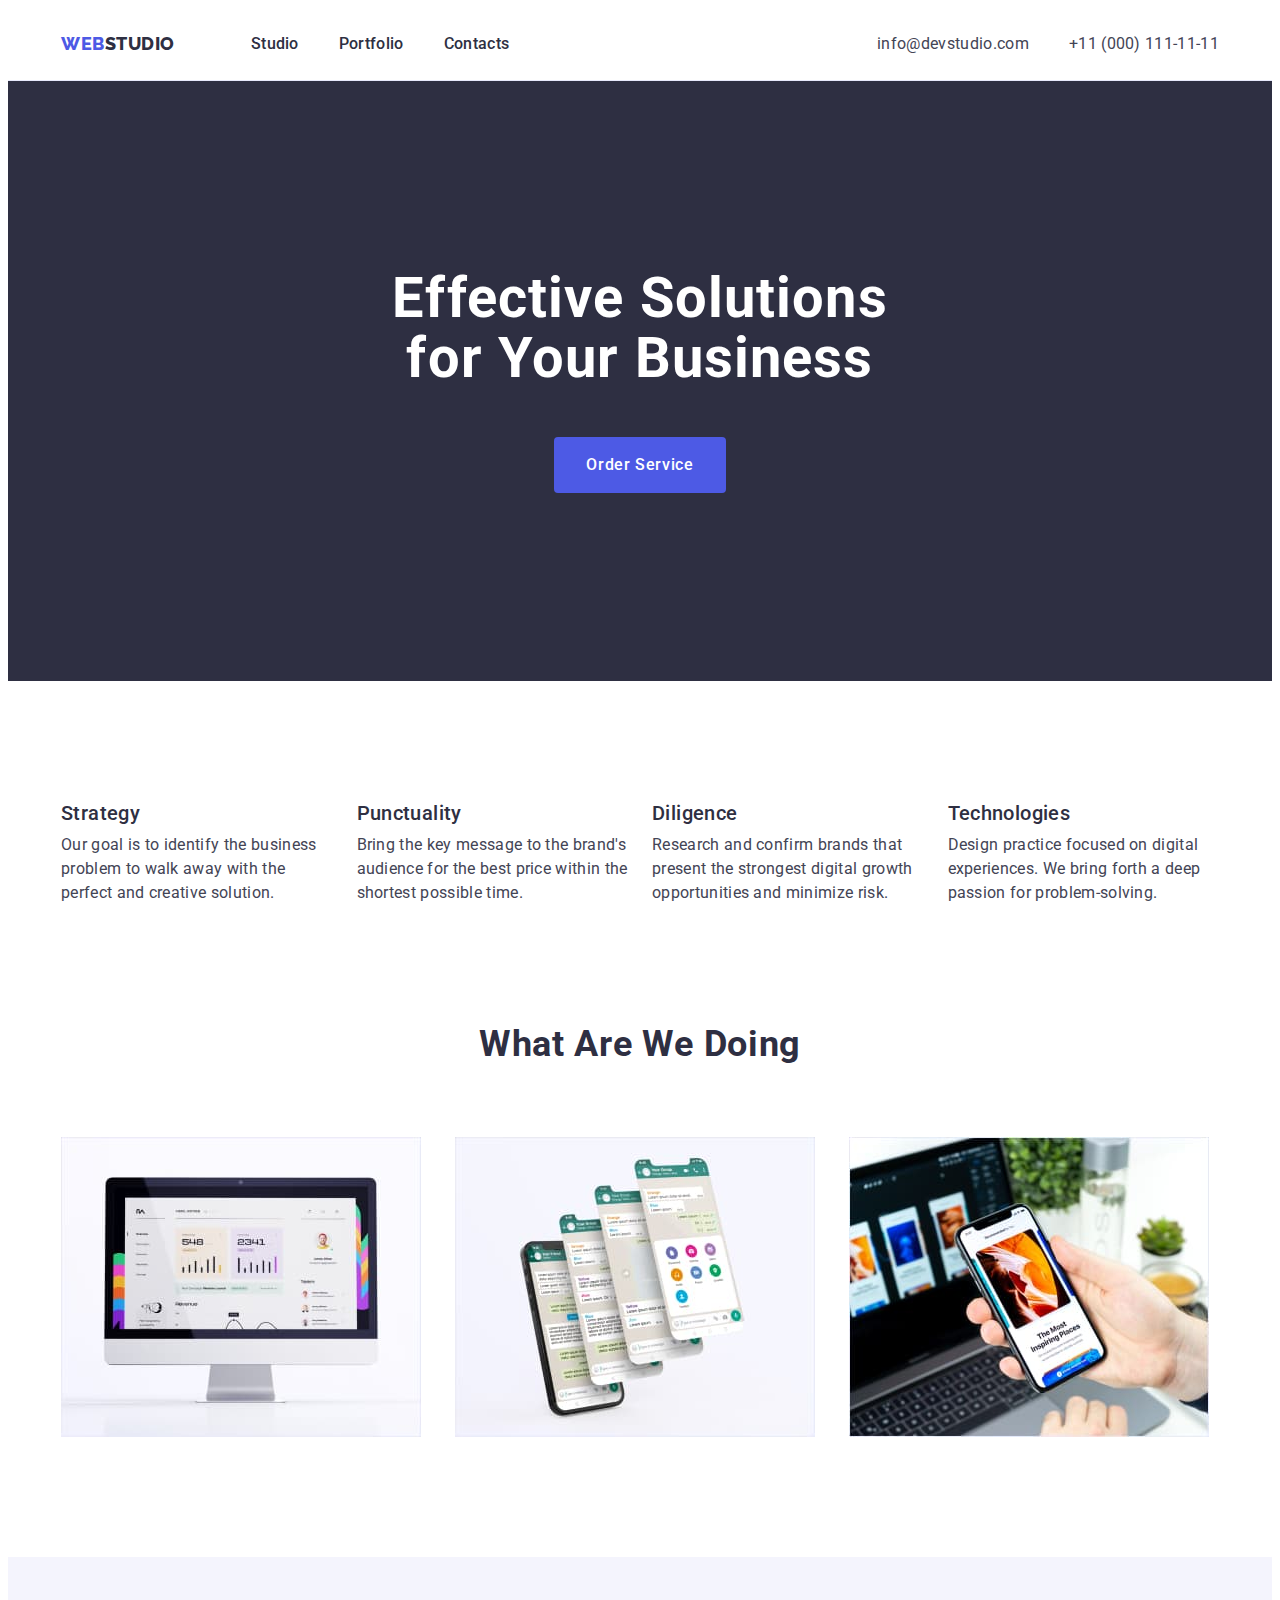
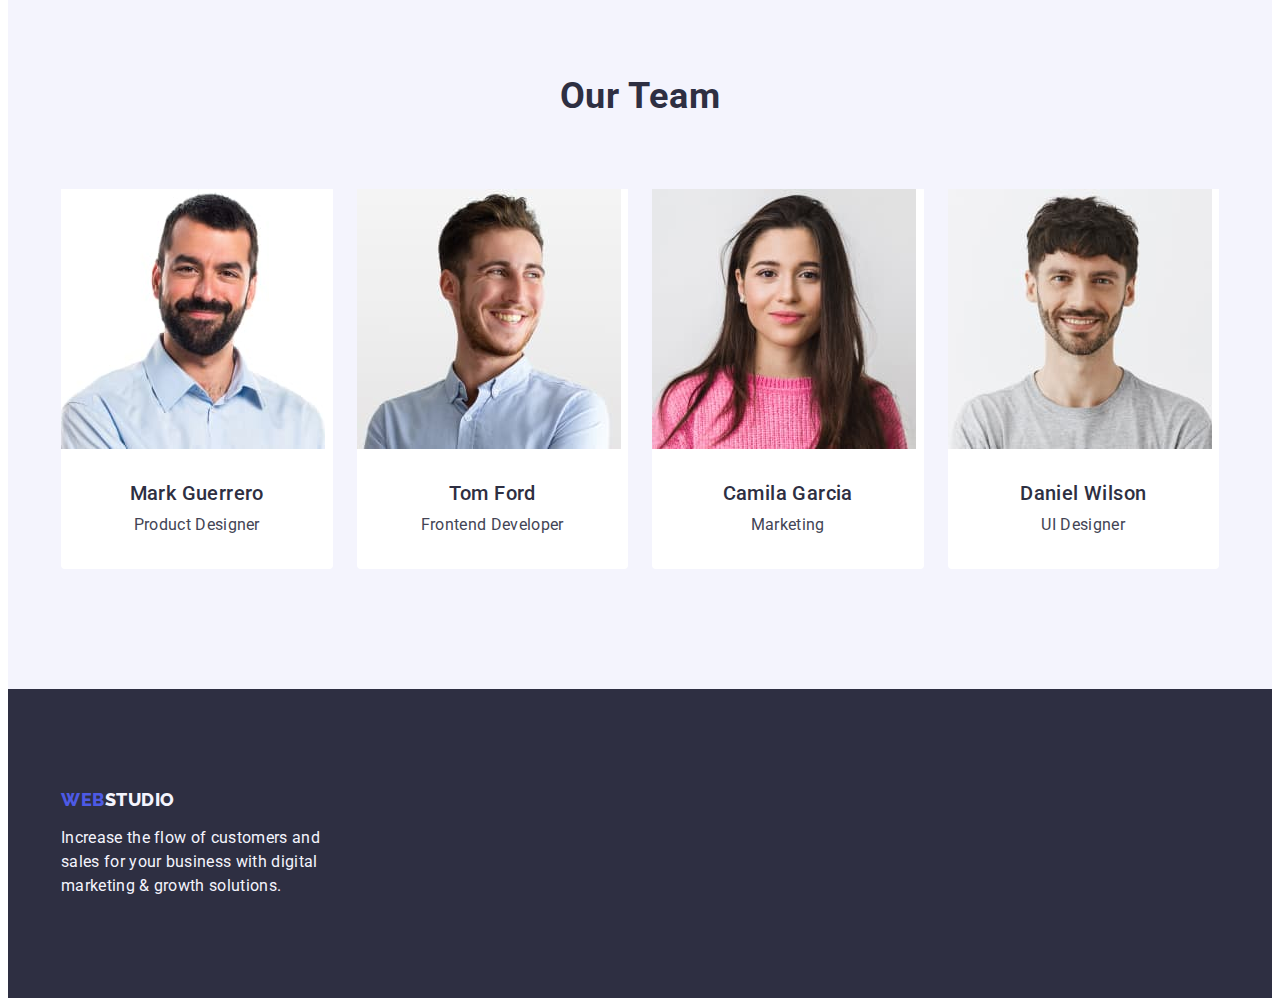
<file: index.html>
<!DOCTYPE html>
<html lang="en">
  <head>
    <meta charset="UTF-8" />
    <meta http-equiv="X-UA-Compatible" content="IE=edge" />
    <meta name="viewport" content="width=device-width, initial-scale=1.0" />
    <link rel="preconnect" href="https://fonts.googleapis.com" />
    <link rel="preconnect" href="https://fonts.gstatic.com" crossorigin />
    <link
      href="https://fonts.googleapis.com/css2?family=Raleway:wght@800&family=Roboto:wght@400;500;700;900&display=swap"
      rel="stylesheet"
    />
    <link
      rel="stylesheet"
      href="https://cdnjs.cloudflare.com/ajax/libs/modern-normalize/2.0.0/modern-normalize.min.css"
      integrity="sha512-4xo8blKMVCiXpTaLzQSLSw3KFOVPWhm/TRtuPVc4WG6kUgjH6J03IBuG7JZPkcWMxJ5huwaBpOpnwYElP/m6wg=="
      crossorigin="anonymous"
      referrerpolicy="no-referrer"
    />
    <link rel="stylesheet" href="./css/styles.css" />
    <title>Web Studio</title>
  </head>

  <body>
    <header class="header">
      <div class="container header-container">
        <nav class="header-navigation">
          <a class="header-logo link" href="./index.html"
            >Web<span class="header-logo-dark">Studio</span>
          </a>
          <ul class="header-menu list">
            <li class="header-menu-item">
              <a class="header-menu-link link" href="./index.html">Studio</a>
            </li>
            <li class="header-menu-item">
              <a class="header-menu-link link" href="./portfolio.html"
                >Portfolio
              </a>
            </li>
            <li class="header-menu-item">
              <a class="header-menu-link link" href="">Contacts</a>
            </li>
          </ul>
        </nav>
        <address class="header-adress">
          <ul class="header-adress-list list">
            <li class="header-adress-item">
              <a
                class="header-adress-link link"
                href="mailto:info@devstudio.com"
                >info@devstudio.com</a
              >
            </li>
            <li class="header-adress-item">
              <a class="header-adress-link link" href="tel:+110001111111"
                >+11 (000) 111-11-11</a
              >
            </li>
          </ul>
        </address>
      </div>
    </header>

    <main>
      <section class="hero">
        <div class="container">
          <h1 class="hero-title">Effective Solutions for Your Business</h1>
          <button class="hero-btn" type="button">Order Service</button>
        </div>
      </section>

      <section class="goals">
        <div class="container">
          <h2 class="visually-hidden">Our goals</h2>
          <ul class="goals-wrap list">
            <li class="goals-item">
              <h3 class="goals-subtitle">Strategy</h3>
              <p class="goals-item-text">
                Our goal is to identify the business problem to walk away with
                the perfect and creative solution.
              </p>
            </li>
            <li class="goals-item">
              <h3 class="goals-subtitle">Punctuality</h3>
              <p class="goals-item-text">
                Bring the key message to the brand's audience for the best price
                within the shortest possible time.
              </p>
            </li>
            <li class="goals-item">
              <h3 class="goals-subtitle">Diligence</h3>
              <p class="goals-item-text">
                Research and confirm brands that present the strongest digital
                growth opportunities and minimize risk.
              </p>
            </li>
            <li class="goals-item">
              <h3 class="goals-subtitle">Technologies</h3>
              <p class="goals-item-text">
                Design practice focused on digital experiences. We bring forth a
                deep passion for problem-solving.
              </p>
            </li>
          </ul>
        </div>
      </section>

      <section class="doings">
        <div class="container">
          <h2 class="doings-title">What are we doing</h2>
          <ul class="doings-list list">
            <li class="doings-item">
              <img
                class="doings-img"
                src="./images/img_1.jpg"
                alt="monitor screen"
                width="360"
                height="300"
              />
            </li>
            <li class="doings-item">
              <img
                class="doings-img"
                src="./images/img_2.jpg"
                alt="smartphone screens"
                width="360"
                height="300"
              />
            </li>
            <li class="doings-item">
              <img
                class="doings-img"
                src="./images/img_3.jpg"
                alt="smartphone in hand"
                width="360"
                height="300"
              />
            </li>
          </ul>
        </div>
      </section>

      <section class="team">
        <div class="container">
          <h2 class="team-title">Our Team</h2>
          <ul class="team-list list">
            <li class="team-item">
              <img
                class="team-img"
                src="./images/photo_1.jpg"
                alt="photo of Mark Guerrero"
                width="264"
                height="260"
              />
              <div class="team-wrap">
                <h3 class="team-subtitle">Mark Guerrero</h3>
                <p class="team-item-text">Product Designer</p>
              </div>
            </li>
            <li class="team-item">
              <img
                class="team-img"
                src="./images/photo_2.jpg"
                alt="photo of Tom Ford"
                width="264"
                height="260"
              />
              <div class="team-wrap">
                <h3 class="team-subtitle">Tom Ford</h3>
                <p class="team-item-text">Frontend Developer</p>
              </div>
            </li>
            <li class="team-item">
              <img
                class="team-img"
                src="./images/photo_3.jpg"
                alt="photo of Camila Garcia"
                width="264"
                height="260"
              />
              <div class="team-wrap">
                <h3 class="team-subtitle">Camila Garcia</h3>
                <p class="team-item-text">Marketing</p>
              </div>
            </li>
            <li class="team-item">
              <img
                class="team-img"
                src="./images/photo_4.jpg"
                alt="photo of Daniel Wilson"
                width="264"
                height="260"
              />
              <div class="team-wrap">
                <h3 class="team-subtitle">Daniel Wilson</h3>
                <p class="team-item-text">UI Designer</p>
              </div>
            </li>
          </ul>
        </div>
      </section>
    </main>

    <footer class="footer">
      <div class="container">
        <a class="footer-logo link" href="./index.html"
          >Web<span class="footer-logo-light">Studio</span></a
        >
        <p class="footer-text">
          Increase the flow of customers and sales for your business with
          digital marketing & growth solutions.
        </p>
      </div>
    </footer>
  </body>
</html>
</file>
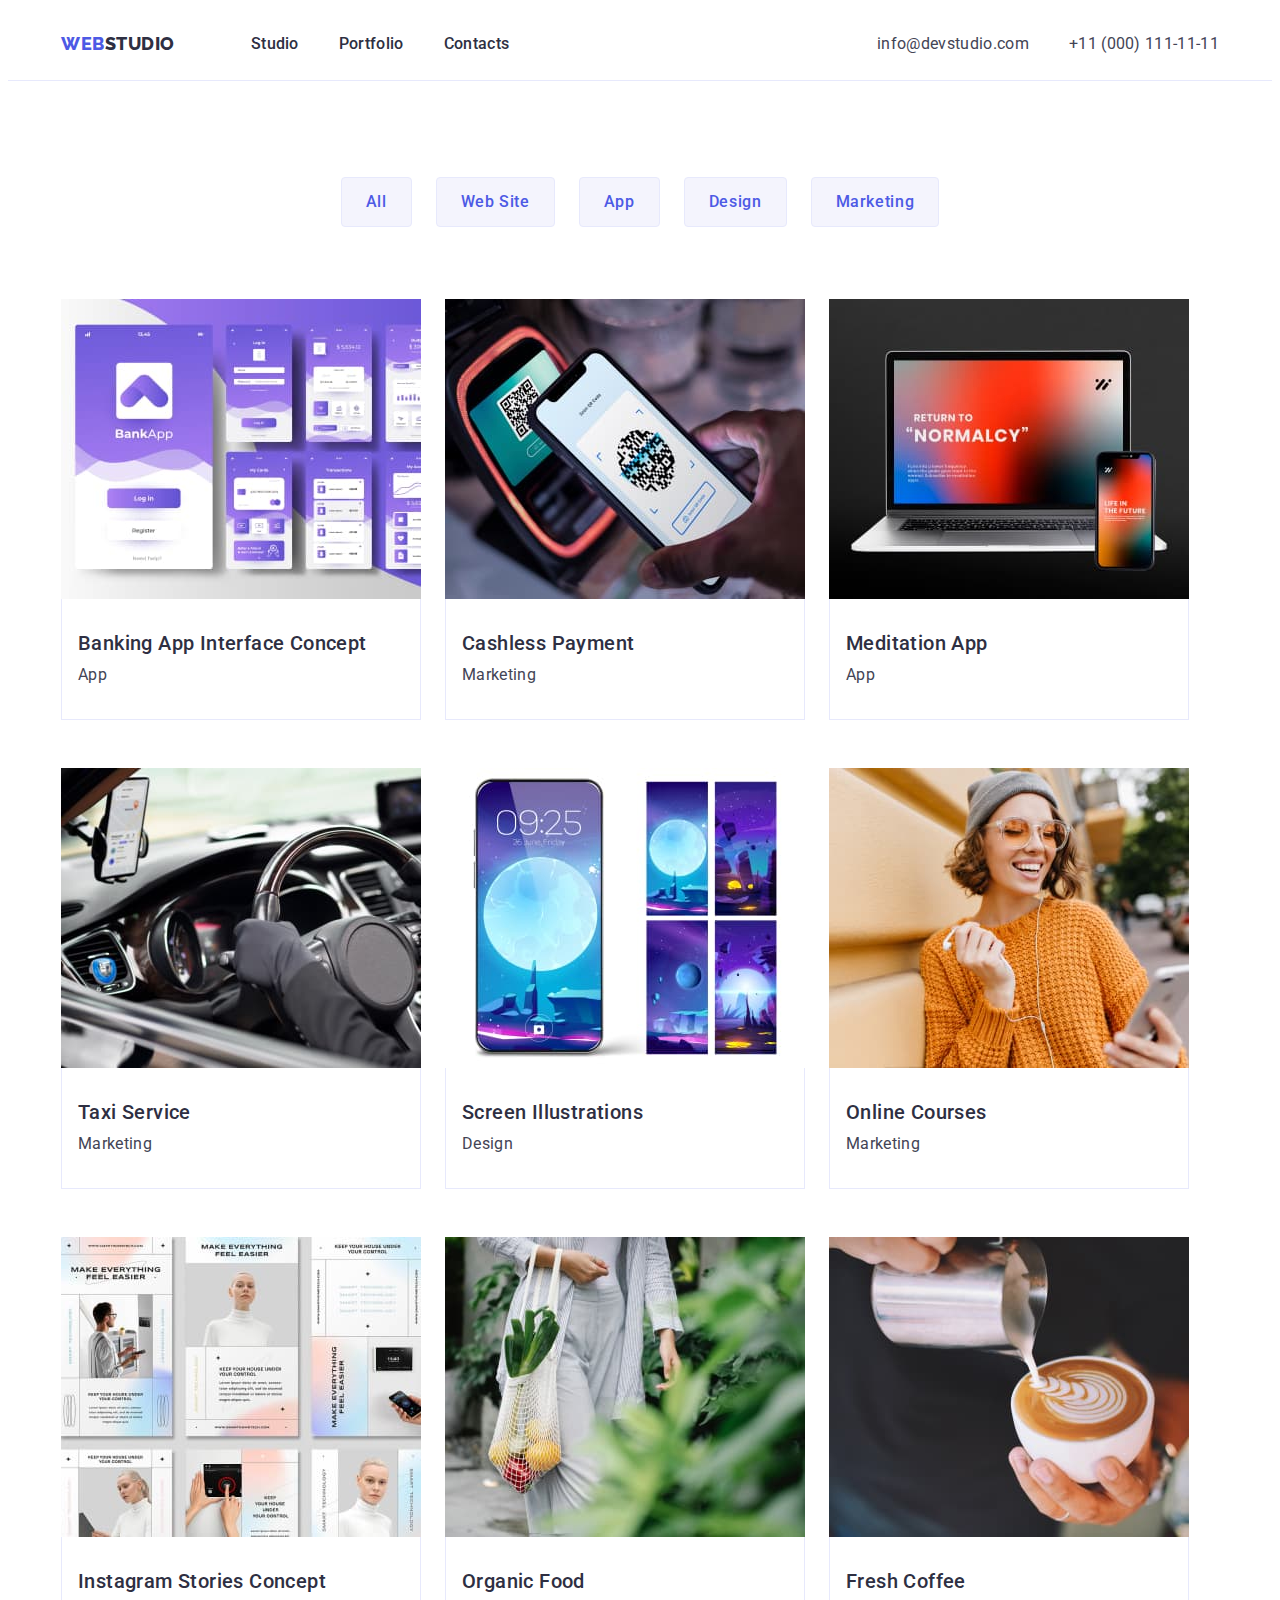
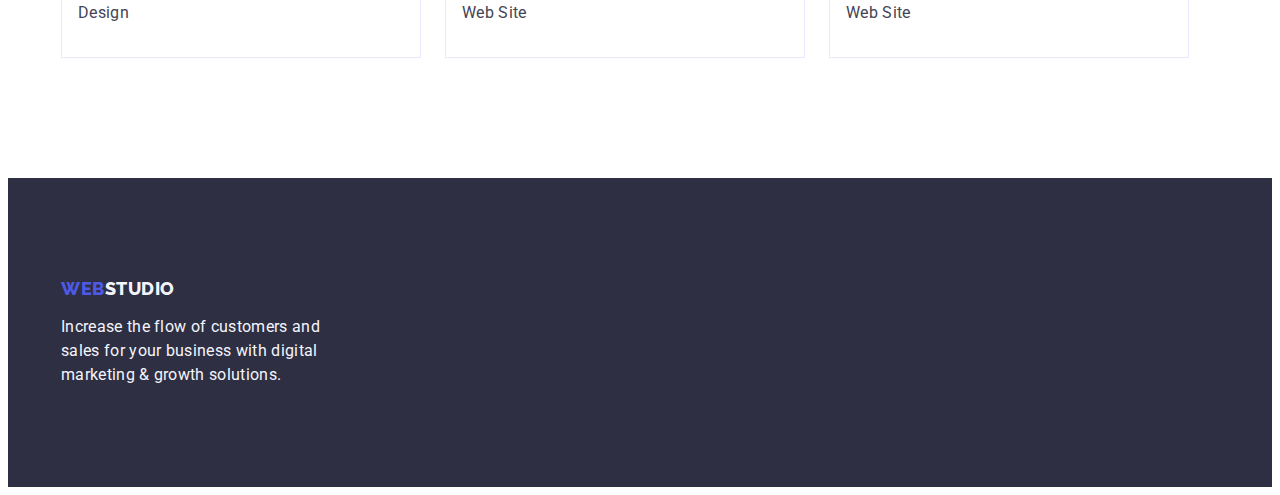
<file: portfolio.html>
<!DOCTYPE html>
<html lang="en">
  <head>
    <meta charset="UTF-8" />
    <meta http-equiv="X-UA-Compatible" content="IE=edge" />
    <meta name="viewport" content="width=device-width, initial-scale=1.0" />
    <link rel="preconnect" href="https://fonts.googleapis.com" />
    <link rel="preconnect" href="https://fonts.gstatic.com" crossorigin />
    <link
      href="https://fonts.googleapis.com/css2?family=Raleway:wght@800&family=Roboto:wght@400;500;700;900&display=swap"
      rel="stylesheet"
    />
    <link
      rel="stylesheet"
      href="https://cdnjs.cloudflare.com/ajax/libs/modern-normalize/2.0.0/modern-normalize.min.css"
      integrity="sha512-4xo8blKMVCiXpTaLzQSLSw3KFOVPWhm/TRtuPVc4WG6kUgjH6J03IBuG7JZPkcWMxJ5huwaBpOpnwYElP/m6wg=="
      crossorigin="anonymous"
      referrerpolicy="no-referrer"
    />
    <link rel="stylesheet" href="./css/styles.css" />
    <title>Web Studio</title>
  </head>

  <body>
    <header class="header">
      <div class="container header-container">
        <nav class="header-navigation">
          <a class="header-logo link" href="./index.html"
            >Web<span class="header-logo-dark">Studio</span>
          </a>
          <ul class="header-menu list">
            <li class="header-menu-item">
              <a class="header-menu-link link" href="./index.html">Studio</a>
            </li>
            <li class="header-menu-item">
              <a class="header-menu-link link" href="./portfolio.html"
                >Portfolio
              </a>
            </li>
            <li class="header-menu-item">
              <a class="header-menu-link link" href="">Contacts</a>
            </li>
          </ul>
        </nav>
        <address class="header-adress">
          <ul class="header-adress-list list">
            <li class="header-adress-item">
              <a
                class="header-adress-link link"
                href="mailto:info@devstudio.com"
                >info@devstudio.com</a
              >
            </li>
            <li class="header-adress-item">
              <a class="header-adress-link link" href="tel:+110001111111"
                >+11 (000) 111-11-11</a
              >
            </li>
          </ul>
        </address>
      </div>
    </header>

    <main>
      <section class="portfolio">
        <div class="container portfolio-container">
          <h1 class="visually-hidden">Portfolio</h1>
          <ul class="portfolio-name-list list">
            <li class="portfolio-name-item">
              <button class="portfolio-btn" type="button">All</button>
            </li>
            <li class="portfolio-name-item">
              <button class="portfolio-btn" type="button">Web Site</button>
            </li>
            <li class="portfolio-name-item">
              <button class="portfolio-btn" type="button">App</button>
            </li>
            <li class="portfolio-name-item">
              <button class="portfolio-btn" type="button">Design</button>
            </li>
            <li class="portfolio-name-item">
              <button class="portfolio-btn" type="button">Marketing</button>
            </li>
          </ul>

          <ul class="portfolio-cards-list list">
            <li class="portfolio-cards-item">
              <a class="portfolio-link link" href="#">
                <img
                  class="portfolio-img"
                  src="./images/project_1.jpg"
                  alt="photo of app"
                  width="360"
                  height="300"
                />
                <div class="portfolio-cards-wrap">
                  <h2 class="portfolio-subtitle">
                    Banking App Interface Concept
                  </h2>
                  <p class="portfolio-item-text">App</p>
                </div>
              </a>
            </li>
            <li class="portfolio-cards-item">
              <a class="portfolio-link link" href="#">
                <img
                  class="portfolio-img"
                  src="./images/project_2.jpg"
                  alt="process of pay"
                  width="360"
                  height="300"
                />
                <div class="portfolio-cards-wrap">
                  <h2 class="portfolio-subtitle">Cashless Payment</h2>
                  <p class="portfolio-item-text">Marketing</p>
                </div>
              </a>
            </li>
            <li class="portfolio-cards-item">
              <a class="portfolio-link link" href="#">
                <img
                  class="portfolio-img"
                  src="./images/project_3.jpg"
                  alt="smartphone and notebook"
                  width="360"
                  height="300"
                />
                <div class="portfolio-cards-wrap">
                  <h2 class="portfolio-subtitle">Meditation App</h2>
                  <p class="portfolio-item-text">App</p>
                </div>
              </a>
            </li>
            <li class="portfolio-cards-item">
              <a class="portfolio-link link" href="#">
                <img
                  class="portfolio-img"
                  src="./images/project_4.jpg"
                  alt="car with smartphone"
                  width="360"
                  height="300"
                />
                <div class="portfolio-cards-wrap">
                  <h2 class="portfolio-subtitle">Taxi Service</h2>
                  <p class="portfolio-item-text">Marketing</p>
                </div>
              </a>
            </li>
            <li class="portfolio-cards-item">
              <a class="portfolio-link link" href="#">
                <img
                  class="portfolio-img"
                  src="./images/project_5.jpg"
                  alt="screen of smartphone"
                  width="360"
                  height="300"
                />
                <div class="portfolio-cards-wrap">
                  <h2 class="portfolio-subtitle">Screen Illustrations</h2>
                  <p class="portfolio-item-text">Design</p>
                </div>
              </a>
            </li>
            <li class="portfolio-cards-item">
              <a class="portfolio-link link" href="#">
                <img
                  class="portfolio-img"
                  src="./images/project_6.jpg"
                  alt="laughing girl"
                  width="360"
                  height="300"
                />
                <div class="portfolio-cards-wrap">
                  <h2 class="portfolio-subtitle">Online Courses</h2>
                  <p class="portfolio-item-text">Marketing</p>
                </div>
              </a>
            </li>
            <li class="portfolio-cards-item">
              <a class="portfolio-link link" href="#">
                <img
                  class="portfolio-img"
                  src="./images/project_7.jpg"
                  alt="stories in insta"
                  width="360"
                  height="300"
                />
                <div class="portfolio-cards-wrap">
                  <h2 class="portfolio-subtitle">Instagram Stories Concept</h2>
                  <p class="portfolio-item-text">Design</p>
                </div>
              </a>
            </li>
            <li class="portfolio-cards-item">
              <a class="portfolio-link link" href="#">
                <img
                  class="portfolio-img"
                  src="./images/project_8.jpg"
                  alt="girl with fruits"
                  width="360"
                  height="300"
                />
                <div class="portfolio-cards-wrap">
                  <h2 class="portfolio-subtitle">Organic Food</h2>
                  <p class="portfolio-item-text">Web Site</p>
                </div>
              </a>
            </li>
            <li class="portfolio-cards-item">
              <a class="portfolio-link link" href="#">
                <img
                  class="portfolio-img"
                  src="./images/project_9.jpg"
                  alt="cup of cofee"
                  width="360"
                  height="300"
                />
                <div class="portfolio-cards-wrap">
                  <h2 class="portfolio-subtitle">Fresh Coffee</h2>
                  <p class="portfolio-item-text">Web Site</p>
                </div>
              </a>
            </li>
          </ul>
        </div>
      </section>
    </main>

    <footer class="footer">
      <div class="container">
        <a class="footer-logo link" href="./index.html"
          >Web<span class="footer-logo-light">Studio</span></a
        >
        <p class="footer-text">
          Increase the flow of customers and sales for your business with
          digital marketing & growth solutions.
        </p>
      </div>
    </footer>
  </body>
</html>
</file>
<file: css/styles.css>
body {
  font-family: "Roboto", sans-serif;
  background-color: #ffffff;
  color: #434455;
}

:root {
  --focused-color: #404bbf;
  --logo-second-color: #2e2f42;
  --logo-main-color: #4d5ae5;
  --title-main-color: #ffffff;
  --white-background-color: #ffffff;
  --title-color: #2e2f42;
  --blue-background-color: #2e2f42;
  --subtitle-color: #2e2f42;
  --link-color: #434455;
  --cloud-background-color: #f4f4fd;
  --footer-logo-color: #f4f4fd;
  --footer-paragraphe-color: #f4f4fd;
  --button-color: #ffffff;
  --portfolio-button-color: #4d5ae5;
  --portfolio-button-focused-color: #ffffff;
  --portfolio-main-button-background-color: #f4f4fd;
  --main-button-background-color: #4d5ae5;
  --button-focused-background-color: #404bbf;
  --cards-border-color: #e7e9fc;
  --buttons-border-color: #e7e9fc;
}

p,
h1,
h2,
h3,
h4,
h5,
h6 {
  margin-top: 0;
  margin-bottom: 0;
}

ul {
  margin-top: 0;
  margin-bottom: 0;
  padding-left: 0;
}

img {
  display: block;
}

.link {
  text-decoration: none;
}

.list {
  list-style: none;
}

.visually-hidden {
  position: absolute;
  width: 1px;
  height: 1px;
  margin: -1px;
  border: 0;
  padding: 0;

  white-space: nowrap;
  clip-path: inset(100%);
  clip: rect(0 0 0 0);
  overflow: hidden;
}

/**-------------STUDIO----------*/
.container {
  width: 1158px;
  padding-left: 15px;
  padding-right: 15px;
  margin: 0 auto;
}
/**-------------HEADER----------*/

.header {
  background-color: var(--white-background-color);
  border-bottom: 1px solid #e7e9fc;
}

.header-container {
  display: flex;
}

.header-navigation {
  display: flex;
  align-items: center;
}

.header-logo {
  font-family: "Raleway", sans-serif;
  font-weight: 800;
  font-size: 18px;
  line-height: 1.17;
  letter-spacing: 0.03em;
  text-transform: uppercase;
  color: var(--logo-main-color);
  margin-right: 76px;
}

.header-logo-dark {
  color: var(--logo-second-color);
}

.header-menu {
  display: flex;
  gap: 40px;
}
/*
.header-menu-item {
}*/

.header-menu-link {
  padding-top: 24px;
  padding-bottom: 24px;
  font-weight: 500;
  font-size: 16px;
  line-height: 1.5;
  letter-spacing: 0.02em;
  color: var(--subtitle-color);
}

.header-menu-link:hover,
.header-menu-link:focus {
  color: var(--focused-color);
}

.header-adress {
  font-style: normal;
  margin-left: auto;
}

.header-adress-list {
  display: flex;
  gap: 40px;
}

.header-adress-item {
  padding-top: 24px;
  padding-bottom: 24px;
}

.header-adress-link {
  font-size: 16px;
  line-height: 1.5;
  letter-spacing: 0.02em;
  color: var(--link-color);
}

.header-adress-link:hover,
.header-adress-link:focus {
  color: var(--focused-color);
}

/**-------------HERO----------*/
.hero {
  background-color: var(--blue-background-color);
  padding-top: 188px;
  padding-bottom: 188px;
}

.hero-title {
  max-width: 496px;
  margin: 0 auto;
  margin-bottom: 48px;
  font-weight: 700;
  font-size: 56px;
  line-height: 1.07;
  text-align: center;
  letter-spacing: 0.02em;
  color: var(--title-main-color);
}

.hero-btn {
  display: block;
  padding: 16px 32px;
  margin: 0 auto;
  border: none;
  min-width: 169px;
  border-radius: 4px;
  font-family: inherit;
  font-weight: 500;
  font-size: 16px;
  line-height: 1.5;
  letter-spacing: 0.04em;
  cursor: pointer;
  color: var(--button-color);
  background-color: var(--main-button-background-color);
}

.hero-btn:hover,
.hero-btn:focus {
  background-color: var(--button-focused-background-color);
}

/**-------------GOALS----------*/

.goals {
  padding: 120px 0;
}
/*?.goals-list {
}*/

.goals-item {
  width: calc((100% - 72px) / 4);
}

.goals-wrap {
  display: flex;
  gap: 24px;
}

.goals-subtitle {
  margin-bottom: 8px;
  font-weight: 500;
  font-size: 20px;
  line-height: 1.2;
  letter-spacing: 0.02em;
  color: var(--subtitle-color);
}
.goals-item-text {
  font-size: 16px;
  line-height: 1.5;
  letter-spacing: 0.02em;
}

/**-------------DOINGS----------*/

.doings {
  padding-bottom: 120px;
}

.doings-title {
  margin-bottom: 72px;
  font-weight: 700;
  font-size: 36px;
  line-height: 1.11;
  text-align: center;
  letter-spacing: 0.02em;
  text-transform: capitalize;
  color: var(--title-color);
}

.doings-list {
  display: flex;
  gap: 24px;
}

.doings-item {
  width: calc((100% - 48px) / 3);
}
/*
.doings-img {
}*/

/**-------------TEAM----------*/
.team {
  background-color: var(--cloud-background-color);
  padding: 120px 0;
}

.team-title {
  margin-bottom: 72px;
  font-weight: 700;
  font-size: 36px;
  line-height: 1.11;
  text-align: center;
  letter-spacing: 0.02em;
  text-transform: capitalize;
  color: var(--title-color);
}

.team-list {
  display: flex;
  gap: 24px;
}

.team-item {
  border-radius: 0px 0px 4px 4px;
  width: calc((100% - 48px) / 3);
  background-color: var(--white-background-color);
}
/*
.team-img {
}*/

.team-wrap {
  text-align: center;
  padding: 32px 16px;
}

.team-subtitle {
  margin-bottom: 8px;
  font-weight: 500;
  font-size: 20px;
  line-height: 1.2;
  letter-spacing: 0.02em;
  color: var(--subtitle-color);
}
.team-item-text {
  font-size: 16px;
  line-height: 1.5;
  letter-spacing: 0.02em;
}

/**-------------FOOTER----------*/
.footer {
  background-color: var(--blue-background-color);
  padding: 100px 0;
}

.footer-logo {
  display: inline-block;
  margin-bottom: 16px;
  font-family: "Raleway", sans-serif;
  font-weight: 800;
  font-size: 18px;
  line-height: 1.17;
  letter-spacing: 0.03em;
  text-transform: uppercase;
  color: var(--logo-main-color);
}

.footer-logo-light {
  color: var(--footer-logo-color);
}

.footer-text {
  max-width: 264px;
  font-size: 16px;
  line-height: 1.5;
  letter-spacing: 0.02em;
  color: var(--footer-paragraphe-color);
}

/**-------------PORTFOLIO----------*/

.portfolio {
  padding-top: 96px;
  padding-bottom: 120px;
}

.portfolio-name-list {
  display: flex;
  justify-content: center;
  gap: 24px;
  margin-bottom: 72px;
}

/*
.portfolio-name-item {
}*/
.portfolio-btn {
  border: 1px solid var(--buttons-border-color);
  border-radius: 4px;
  padding: 12px 24px;
  font-family: inherit;
  cursor: pointer;
  font-weight: 500;
  font-size: 16px;
  line-height: 1.5;
  letter-spacing: 0.04em;
  color: var(--portfolio-button-color);
  background-color: var(--portfolio-main-button-background-color);
}

.portfolio-btn:hover,
.portfolio-btn:focus {
  border: 1px solid transparent;
  color: var(--portfolio-button-focused-color);
  background-color: var(--button-focused-background-color);
}

.portfolio-cards-list {
  display: flex;
  flex-wrap: wrap;
  gap: 48px 24px;
}

.portfolio-cards-item {
  width: calc((100 - 48px) / 3);
  background-color: var(--white-background-color);
}

.portfolio-cards-wrap {
  padding: 32px 16px;
  border-left: 1px solid var(--cards-border-color);
  border-right: 1px solid var(--cards-border-color);
  border-bottom: 1px solid var(--cards-border-color);
}
/*
.portfolio-img {
}*/
.portfolio-subtitle {
  margin-bottom: 8px;
  font-weight: 500;
  font-size: 20px;
  line-height: 1.2;
  letter-spacing: 0.02em;
  color: var(--subtitle-color);
}

.portfolio-item-text {
  font-size: 16px;
  line-height: 1.5;
  letter-spacing: 0.02em;
  color: var(--link-color);
}
</file>
